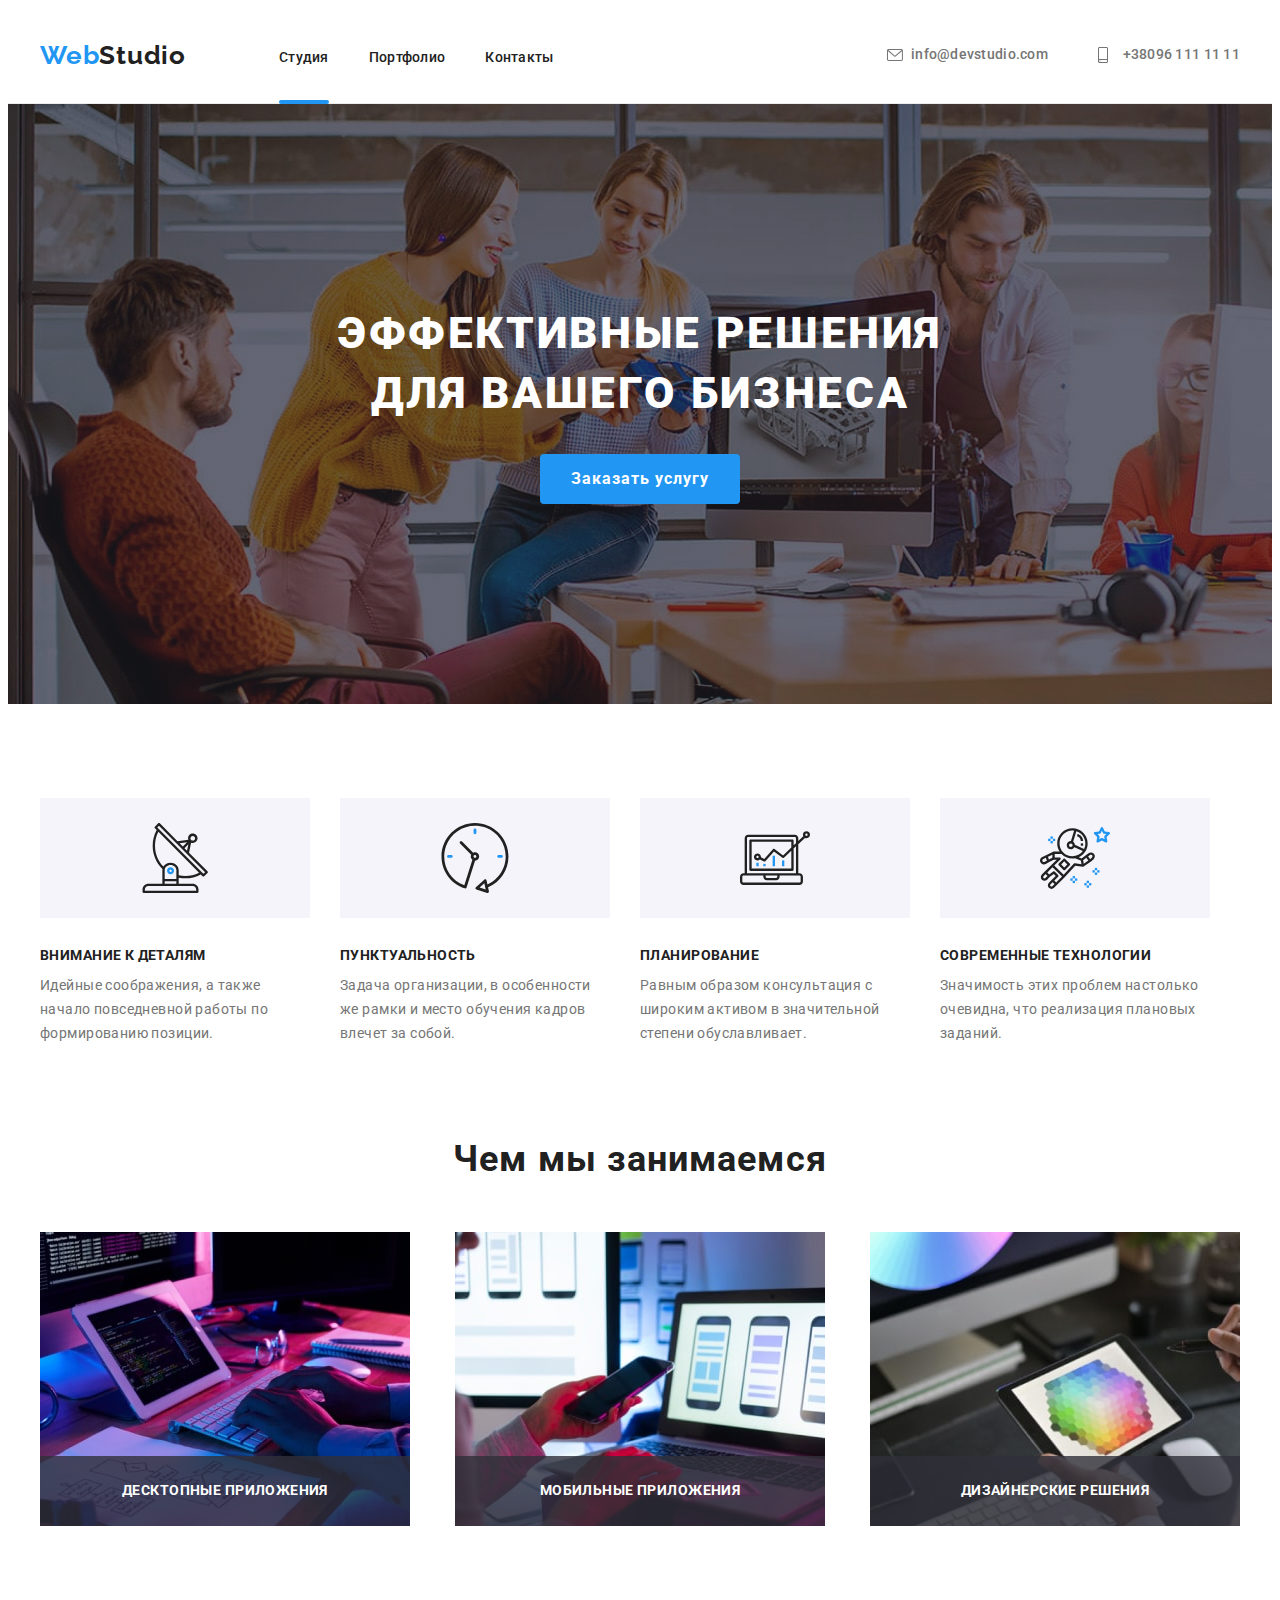
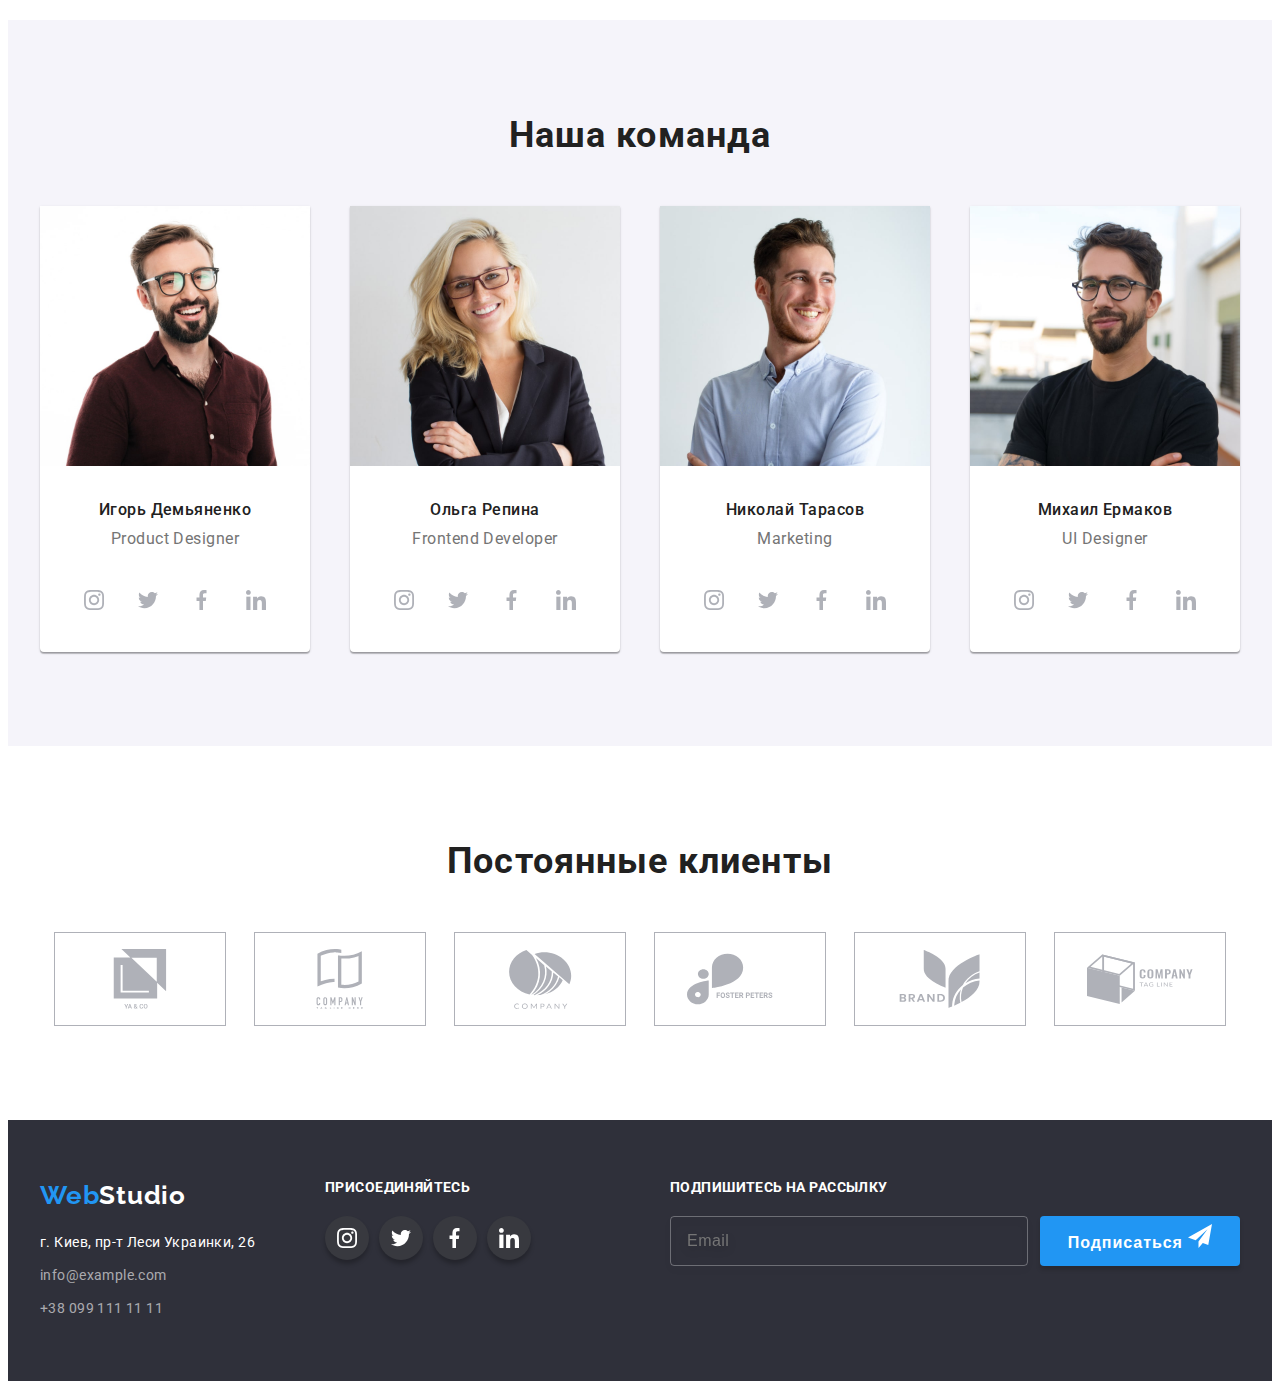
<file: index.html>
<!DOCTYPE html>
<html lang="ru">
<head>
    <meta charset="UTF-8">
    <meta http-equiv="X-UA-Compatible" content="IE=edge">
    <meta name="viewport" content="width=device-width, initial-scale=1.0">
    <title>Document</title>
    <link rel="preconnect" href="https://fonts.googleapis.com">
    <link rel="preconnect" href="https://fonts.gstatic.com" crossorigin>
    <link href="https://fonts.googleapis.com/css2?family=Raleway:wght@700&family=Roboto:wght@400;500;700;900&display=swap" rel="stylesheet">
    <link rel="stylesheet" href="https://cdnjs.cloudflare.com/ajax/libs/modern-normalize/1.1.0/modern-normalize.min.css"
                integrity="sha512-wpPYUAdjBVSE4KJnH1VR1HeZfpl1ub8YT/NKx4PuQ5NmX2tKuGu6U/JRp5y+Y8XG2tV+wKQpNHVUX03MfMFn9Q=="
                crossorigin="anonymous" referrerpolicy="no-referrer" />
    <link rel="stylesheet" href="./css/main.css"/>
</head>
<body>
        <!--page header-->
    <header class="header">
                <!-- Main navigation -->
        <div class="container">
        <nav class="header__navigation">
            <a class="header__logo link" lang="en" href="./index.html"><span>Web</span>Studio</a>
            <div class="main-navigation">
            <ul class="header__list list">
                <li class="header__item">
                   <a class="header__link link active " href="./index.html">Студия</a>  
                </li>
                <li class="header__item">
                    <a class="header__link link" href="./portfolio.html">Портфолио</a> 
                </li>
                <li class="header__item">
                    <a class="header__link link" href="">Контакты</a> 
                </li>
            </ul>
            </div>
        </nav>
        <div class="header__right">
            <a class="header__mail header__link link" href="mailgo:info@devstudio.com">
                <svg class="icon-mail" width="16" height="12">
                    <use href="./img/sprite.svg#icon-envelope-hover">
                    </use>
                </svg>
                info@devstudio.com</a>
            <a class="header__tel header__link link" href="tell:+380961111111">
                <svg class="icon-tel" width="10" height="16">
                    <use href="./img/sprite.svg#icon-smartphone">
                    </use>
                </svg> +38096 111 11 11</a>
        </div>
        </div>
    </header>
        <!-- unique page content -->
    <main>
        <!-- hero -->
        <section class="hero">
            <div class="container hero__container">
                <h1 class="hero__title">Эффективные решения для вашего бизнеса</h1>
                <button class="hero__button btn" type="button" data-modal-open >Заказать услугу</button>
            </div>
        </section>
        <!-- features section -->
        <section class="features">
            <div class="features__container container">
            <ul class="features__list list">
                <li class="features__items">
                    <div class="features__icons">
                        <svg class="features__icon" width="70" height="70">
                            <use href="./img/sprite.svg#icon-antenna">
                            </use>
                        </svg>
                    </div>
                    <h3 class="features__title">Внимание к деталям</h3>
                    <p class="features__text">Идейные соображения, а также начало повседневной работы по формированию позиции.</p>
                </li>
                <li class="features__items">
                    <div class="features__icons">
                        <svg class="features__icon" width="70" height="70">
                            <use href="./img/sprite.svg#icon-clock">
                            </use>
                        </svg>
                    </div>
                    <h3 class="features__title">Пунктуальность</h3> 
                    <p class="features__text">Задача организации, в особенности же рамки и место обучения кадров влечет за собой.</p>
                </li>
                <li class="features__items">
                    <div class="features__icons">
                        <svg class="features__icon" width="70" height="70">
                            <use href="./img/sprite.svg#icon-diagram">
                            </use>
                        </svg>
                    </div>
                    <h3 class="features__title">Планирование</h3>  
                    <p class="features__text">Равным образом консультация с широким активом в значительной степени обуславливает.</p>
                </li>
                <li class="features__items">
                    <div class="features__icons">
                        <svg class="features__icon" width="70" height="70">
                            <use href="./img/sprite.svg#icon-astronaut">
                            </use>
                        </svg>
                    </div>
                    <h3 class="features__title">Современные технологии</h3>
                    <p class="features__text">Значимость этих проблем настолько очевидна, что реализация плановых заданий.</p> 
                </li>
            </ul>
            </div>     
        </section>
        <!-- images section -->
        <section class="images">
            <div class="container images-container">
            <h2 class="images-title">Чем мы занимаемся</h2>
            <ul class="images-list list">
                <li class="images-item">
                    <img src="./img/img1-min.jpg" alt="Блок схема і процес написання коду" Width="370" Height="294">
                    <p class="images-text">Десктопные приложения</p>
                </li>
                <li class="images-item">
                    <img src="./img/img2-min.jpg" alt="Смартфон підключений до ноутбука" Width="370" Height="294">
                    <p class="images-text">Мобильные приложения</p>
                </li>
                <li class="images-item">
                    <img src="./img/img3-min.jpg" alt="Кольорова палітра на планшеті" Width="370" Height="294">
                    <p class="images-text">Дизайнерские решения</p>
                </li>
            </ul>
        </div>
        </section>
        <!-- team section -->
        <section class="team-section">
            <div class="container team-container">
            <h2 class="team-title">Наша команда</h2>
            <ul class="team-list list">
                <li class="team-item">
                    <img src="./img/img-min.jpg" alt="Игорь Демьяненко" width="270" height="260">
                    <div class="team-name-container">
                        <h3 class="team-name">Игорь Демьяненко</h3>
                        <p class="team-position" lang="en">Product Designer</p>
                    </div>
                    <ul class="icon-list list">
                        <li class="icon-group-item">
                            <a class="icon-group" href="https://www.instagram.com"><svg class="group" width="20" height="20">
                                <use href="./img/sprite.svg#icon-instagram">
                                </use>
                            </svg></a>
                        </li>
                        <li class="icon-group-item">
                            <a class="icon-group" href="https://www.twitter.com"><svg class="group" width="20" height="20">
                                <use href="./img/sprite.svg#icon-twitter">
                                </use>
                            </svg></a>
                        </li>
                        <li class="icon-group-item">
                            <a class="icon-group" href="https://www.facebook.com"><svg class="group" width="20" height="20">
                                <use href="./img/sprite.svg#icon-Vector">
                                </use>
                            </svg></a>
                        </li>
                        <li class="icon-group-item">
                            <a class="icon-group" href="https://www.linkedin.com"><svg class="group" width="20" height="20">
                                <use href="./img/sprite.svg#icon-linkedin">
                                </use>
                            </svg></a>
                        </li>
                    </ul>
                </li>
                <li class="team-item">
                    <img src="./img/img4-min.jpg" alt="Ольга Репина" width="270" height="260">
                    <div class="team-name-container">
                        <h3 class="team-name">Ольга Репина</h3>
                        <p class="team-position" lang="en">Frontend Developer</p>
                    </div>
                    <ul class="icon-list list">
                        <li>
                            <a class="icon-group" href="https://www.instagram.com"><svg class="group" width="20" height="20">
                                <use href="./img/sprite.svg#icon-instagram">
                                </use>
                            </svg></a>
                        </li>
                        <li>
                            <a class="icon-group" href="https://www.twitter.com"><svg class="group" width="20" height="20">
                                <use href="./img/sprite.svg#icon-twitter">
                                </use>
                            </svg></a>
                        </li>
                        <li>
                            <a class="icon-group" href="https://www.facebook.com"><svg class="group" width="20" height="20">
                                <use href="./img/sprite.svg#icon-Vector">
                                </use>
                            </svg></a>
                        </li>
                        <li>
                            <a class="icon-group" href="https://www.linkedin.com"><svg class="group" width="20" height="20">
                                <use href="./img/sprite.svg#icon-linkedin">
                                </use>
                            </svg></a>
                        </li>
                    </ul>
                </li>
                <li class="team-item">
                    <img src="./img/img5-min.jpg" alt="Николай-Тарасов" width="270" height="260">
                    <div class="team-name-container">
                        <h3 class="team-name">Николай Тарасов</h3>
                        <p class="team-position">Marketing</p>
                    </div>
                    <ul class="icon-list list">
                        <li>
                            <a class="icon-group" href="https://www.instagram.com"><svg class="group" width="20" height="20">
                                <use href="./img/sprite.svg#icon-instagram">
                                </use>
                            </svg></a>
                        </li>
                        <li>
                            <a class="icon-group" href="https://www.twitter.com"><svg class="group" width="20" height="20">
                                <use href="./img/sprite.svg#icon-twitter">
                                </use>
                            </svg></a>
                        </li>
                        <li>
                            <a class="icon-group" href="https://www.facebook.com"><svg class="group" width="20" height="20">
                                <use href="./img/sprite.svg#icon-Vector">
                                </use>
                            </svg></a>
                        </li>
                        <li>
                            <a class="icon-group" href="https://www.linkedin.com"><svg class="group" width="20" height="20">
                                <use href="./img/sprite.svg#icon-linkedin">
                                </use>
                            </svg></a>
                        </li>
                    </ul>
                </li>
                <li class="team-item">
                    <img src="./img/img6-min.jpg" alt="Михаил Ермаков" width="270" height="260">
                    <div class="team-name-container">
                        <h3 class="team-name">Михаил Ермаков</h3>
                        <p class="team-position">UI Designer</p>
                    </div>
                    <ul class="icon-list list">
                        <li>
                            <a class="icon-group" href="https://www.instagram.com"><svg class="group" width="20" height="20">
                                <use href="./img/sprite.svg#icon-instagram">
                                </use>
                            </svg></a>
                        </li>
                        <li>
                            <a class="icon-group" href="https://www.twitter.com"><svg class="group" width="20" height="20">
                                <use href="./img/sprite.svg#icon-twitter">
                                </use>
                            </svg></a>
                        </li>
                        <li>
                            <a class="icon-group" href="https://www.facebook.com"><svg class="group" width="20" height="20">
                                <use href="./img/sprite.svg#icon-Vector">
                                </use>
                            </svg></a>
                        </li>
                        <li>
                            <a class="icon-group" href="https://www.linkedin.com"><svg class="group" width="20" height="20">
                                <use href="./img/sprite.svg#icon-linkedin">
                                </use>
                            </svg></a>
                        </li>
                    </ul>
                </li>
            </ul>
        </div>
        </section>
        <section>
            <div class="container-customers container">
                <h2 class="customers-tittle">Постоянные клиенты</h2>
                <ul class="customers-list list">
                    <li class="customers-item">
                        <a class="icon-group-customers" href="">
                            <svg class="group" width="106" height="60";><use href="./img/sprite.svg#icon-group2"></use></svg>
                        </a>
                    </li>
                    <li class="customers-item">
                        <a class="icon-group-customers" href="">
                            <svg class="group" width="106" height="60"><use href="./img/sprite.svg#icon-group3"></use></svg>
                        </a>
                    </li>
                    <li class="customers-item">
                        <a class="icon-group-customers" href="">
                            <svg class="group" width="106" height="60"><use href="./img/sprite.svg#icon-group4"></use></svg>
                        </a>
                    </li>
                    <li class="customers-item">
                        <a class="icon-group-customers" href="">
                            <svg class="group" width="106" height="60"><use href="./img/sprite.svg#icon-group5"></use></svg>
                        </a>
                    </li>
                    <li class="customers-item">
                        <a class="icon-group-customers" href="">
                            <svg class="group" width="106" height="60"><use href="./img/sprite.svg#icon-group6"></use></svg>
                        </a>
                    </li>
                    <li class="customers-item">
                        <a class="icon-group-customers" href="">
                            <svg class="group" width="106" height="60"><use href="./img/sprite.svg#icon-group7"></use></svg>
                        </a>
                    </li>
                </ul>
            </div>
        </section>
    </main>
    <footer class="contacts">
        <div class="container contacts-container">
            <div class="container-footer">
                <a class="contacts-logo link" lang="en" href="./index.html"><span>Web</span>Studio</a>
                <address>
                    <ul class="contacts-list list"> 
                        <li class="contacts-items"><a class="contacts-address link" href="">г. Киев, пр-т Леси Украинки, 26</a></li>
                        <li class="contacts-items"><a class="contacts-link link" href="mailgo:info@example.com">info@example.com</a></li>
                        <li class="contacts-items"><a class="contacts-link link" href="tel:+380991111111">+38 099 111 11 11</a></li>
                    </ul>
                </address>
            </div>
            <div class="container-footer-name">
                <h2 class="name-footer">присоединяйтесь</h2>
                <ul class="icon-list-footer list">
                    <li class="footer-items">
                        <a class="footer-link link" href="https://www.instagram.com"><svg class="icon-instagram icon" width="20" height="20">
                            <use href="./img/sprite.svg#icon-instagram">
                            </use>
                        </svg></a>
                    </li>
                    <li class="footer-items">
                        <a class="footer-link link" href="https://www.twitter.com"><svg class="icon-twitter icon" width="20" height="20">
                            <use href="./img/sprite.svg#icon-twitter">
                            </use>
                        </svg></a>
                    </li>
                    <li class="footer-items">
                        <a class="footer-link link" href="https://www.facebook.com"><svg class="icon-facebook icon" width="20" height="20">
                            <use href="./img/sprite.svg#icon-Vector">
                            </use>
                        </svg></a>
                    </li>
                    <li class="footer-items">
                        <a class="footer-link link" href="https://www.linkedin.com"><svg class="icon-linkedin icon" width="20" height="20">
                            <use href="./img/sprite.svg#icon-linkedin">
                            </use>
                        </svg></a>
                    </li>
                </ul>
            </div>
            <form class="footer-form" action="">
                <h2 class="name-footer">подпишитесь на рассылку</h2>
                <div class="footer-form-container">
                    <input type="email" class="footer-email" placeholder="Email" >
                    <button class="footer-btn">Подписаться
                        <svg class="icon-icon-send" width="24" height="24">
                            <use href="./img/sprite.svg#icon-icon-send">
                            </use>
                        </svg>
                    </button>
                </div>
            </form>
        </div>
    
    </footer>
    <div class="backdrop is-hidden" data-modal >
        <div class="modal">
            <button class="button-close" type="button" data-modal-close>
                <svg class="icon-close icon" width="11" height="11">
                    <use href="./img/sprite.svg#icon-close">
                    </use>
                </svg>
            </button>
            <form  class="modal-form" name="signup_form" autocomplete="on" novalidate>
                <div class="modal-container">
                    <b class="modal-tittle">Оставьте свои данные, мы вам перезвоним</b>
                    <div class="modal-name">
                        <label class="text-label" for="name">
                        Имя
                        <span class="input-wrap">
                        <input class="modal-aria" type="text" name="name" id="name" placeholder="Иван Иванов"/>
                        <svg class="icon-m" width="18" height="18">
                            <use href="./img/sprite.svg#icon-man">
                            </use>
                        </svg>
                    </span>
                    </label>
                    </div>
                    <div class="modal-tel">
                        <label class="text-label" for="tel">
                        Телефон
                        <span class="input-wrap">
                        <input class="modal-aria" type="tel" name="tel" id="tel" placeholder="+380111111111"/>
                     <svg class="icon-m" width="18" height="18">
                            <use href="./img/sprite.svg#icon-phone">
                            </use>
                        </svg>
                    </span>    
                    </label>
                    </div>
                    <div class="modal-email">
                        <label class="text-label" for="email">
                        Почта
                        <span class="input-wrap">
                        <input class="modal-aria" type="email" name="email" id="email" placeholder="ivanov@mail"/>
                     <svg class="icon-m" width="18" height="18">
                            <use href="./img/sprite.svg#icon-envelope">
                            </use>
                        </svg>
                    </span>    
                    </label> 
                    </div>
                    <div class="modal-comments ">
                        <label class="text-label" for="comments">
                        Коментарий
                        <textarea class="comments-aria" name="comments" id="comments" placeholder="Введите текст"></textarea>
                    </label> 
                    </div>
                </div>
                <div class="modal-form-field">
                    <input type="checkbox" id="check" name="policy" class="visually-hidden checkbox">
                    <label for="check" class="check-label">
                        Соглашаюсь с рассылкой и принимаю <a class="modal-link" href="">Условия договора</a>
                    </label>
                </div>
                <button type="submit" class="btn form-btn">Oтправить</button>
              </form> 
        </div>
    </div> 
    <script src="./js/modal.js"></script>
</body>
</html>
</file>
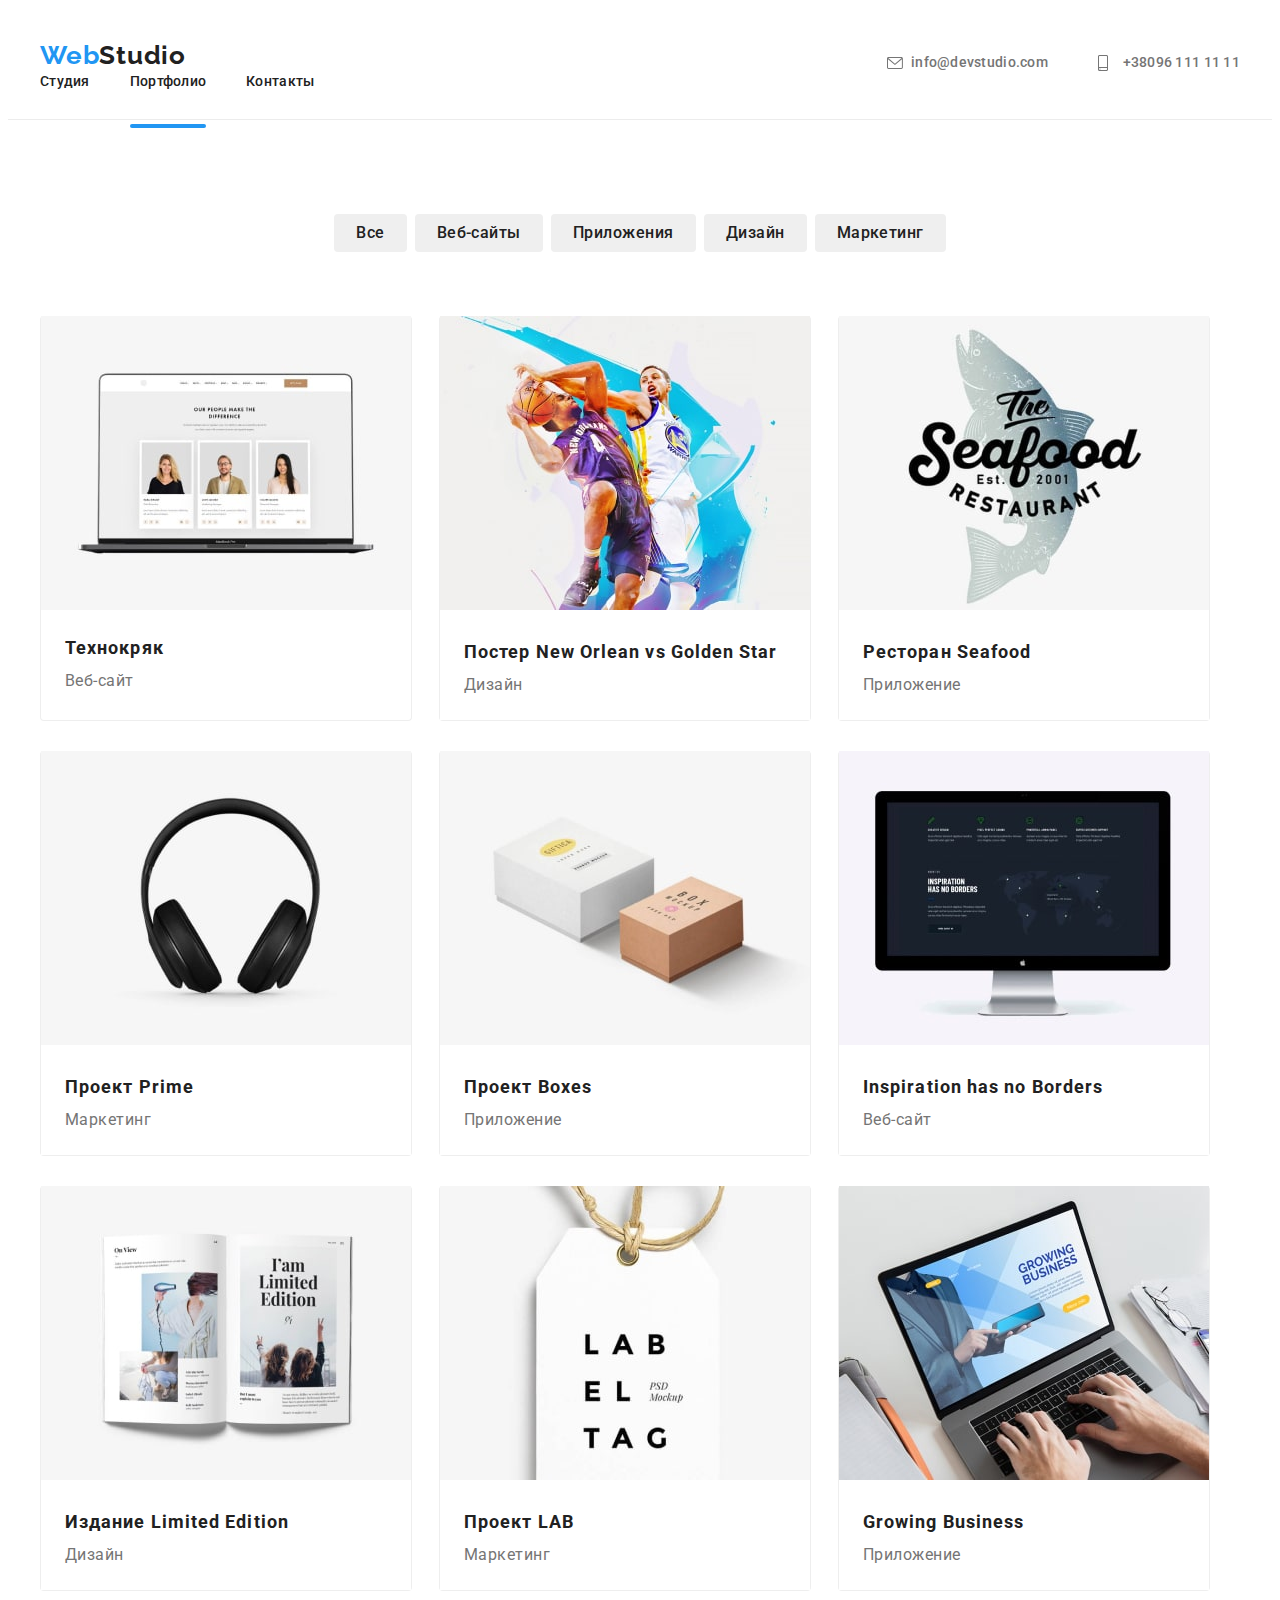
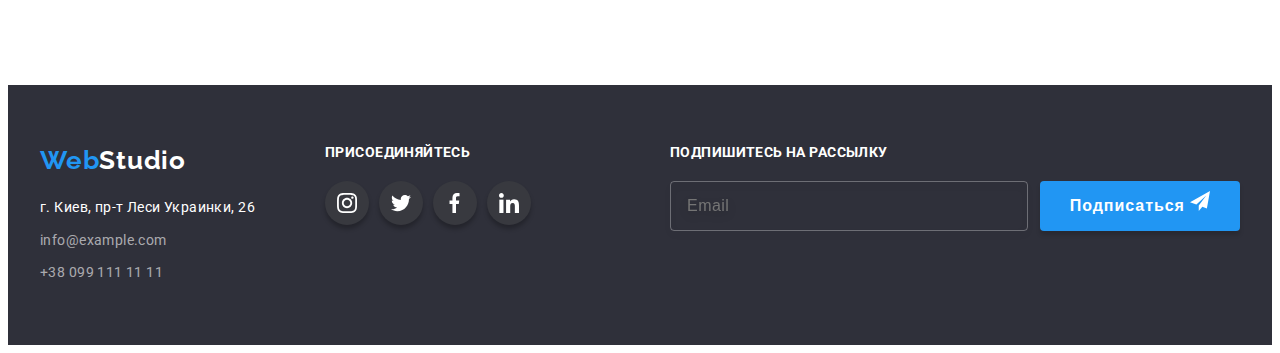
<file: portfolio.html>
<!DOCTYPE html>
<html lang="ru">
  <head>
    <meta charset="UTF-8">
    <meta http-equiv="X-UA-Compatible" content="IE=edge">
    <meta name="viewport" content="width=device-width, initial-scale=1.0">
    <title>Document</title>
    <link rel="preconnect" href="https://fonts.googleapis.com">
    <link rel="preconnect" href="https://fonts.gstatic.com" crossorigin>
    <link href="https://fonts.googleapis.com/css2?family=Raleway:wght@700&family=Roboto:wght@400;500;700;900&display=swap" rel="stylesheet">
    <link rel="stylesheet" href="https://cdnjs.cloudflare.com/ajax/libs/modern-normalize/1.1.0/modern-normalize.min.css"
                integrity="sha512-wpPYUAdjBVSE4KJnH1VR1HeZfpl1ub8YT/NKx4PuQ5NmX2tKuGu6U/JRp5y+Y8XG2tV+wKQpNHVUX03MfMFn9Q=="
                crossorigin="anonymous" referrerpolicy="no-referrer" />
    <link rel="stylesheet" href="./css/main.css"/>
</head>
<body>
        <!--page header-->
        <header class="header">
          <!-- Main navigation -->
  <div class="container">
  <nav class="header-navigation">
      <a class="header__logo link" lang="en" href="./index.html"><span>Web</span>Studio</a>
      <div class="main-navigation">
      <ul class="header__list list">
          <li class="header__item">
             <a class="header__link link  " href="./index.html">Студия</a>  
          </li>
          <li class="header__item">
              <a class="header__link link active" href="./portfolio.html">Портфолио</a> 
          </li>
          <li class="header__item">
              <a class="header__link link" href="">Контакты</a> 
          </li>
      </ul>
      </div>
  </nav>
  <div class="header__right">
      <a class="header__mail header__link link" href="mailgo:info@devstudio.com">
          <svg class="icon-mail" width="16" height="12">
              <use href="./img/sprite.svg#icon-envelope-hover">
              </use>
          </svg>
          info@devstudio.com</a>
      <a class="header__tel header__link link" href="tell:+380961111111">
          <svg class="icon-tel" width="10" height="16">
              <use href="./img/sprite.svg#icon-smartphone">
              </use>
          </svg> +38096 111 11 11</a>
  </div>
  </div>
</header>
        <!-- unique page content -->
    <main>
      <!-- hero -->
      <section class="portfolio-hero">
          <div class="container portfolio-container">
          <div class="portfolio-button">
            <ul class="portfolio-hero-list list">
                <li class="portfolio-hero-item"><button class="portfolio-hero-button" type="button">Все</button></li>
                <li class="portfolio-hero-item"><button class="portfolio-hero-button" type="button">Веб-сайты</button></li>
                <li class="portfolio-hero-item"><button class="portfolio-hero-button" type="button">Приложения</button></li>
                <li class="portfolio-hero-item"><button class="portfolio-hero-button" type="button">Дизайн</button></li>
                <li class="portfolio-hero-item"><button class="portfolio-hero-button" type="button">Маркетинг</button></li>
            </ul>
          </div>
          <ul class="our-products-list list">
              <li class="our-products-item"> 
                <div class="product-container">
                <img src="./img/img02-min.jpg" alt="На экране ноута изображен сайт" width="370" height="294">
                <p class="text-product">
                  Технокряк это современная площадка распространения коронавируса. Компании используют эту платформу для цифрового шпионажа и атак на защищённые сервера конкурентов.
                </p>
              </div>
                <div class="our-title-container">
                <h3 class="our-products-title">Технокряк</h3>
                <p class="our-products-text">Веб-сайт</p>
                </div>
              </li>
              <li class="our-products-item"><img src="./img/img03-min.jpg" alt="Два баскетболиста в борьбе за мяч" width="370" height="294">
                <div class="our-title-container">
                <h3 class="our-products-title">Постер New Orlean vs Golden Star</h3>
                <p class="our-products-text">Дизайн</p>
                </div>
              </li>
              <li class="our-products-item"><img src="./img/img04-min.jpg" alt="Логотип ресторана" width="370" height="294">
                <div class="our-title-container">
                <h3 class="our-products-title">Ресторан Seafood</h3>
                <p class="our-products-text">Приложение</p>
                </div>
              </li>
              <li class="our-products-item"><img src="./img/img05-min.jpg" alt="Наушники" width="370" height="294">
                <div class="our-title-container">
                <h3 class="our-products-title">Проект Prime</h3>
                <p class="our-products-text">Маркетинг</p>
                </div>
              </li>
              <li class="our-products-item"><img src="./img/img06-min.jpg" alt="Белая и коричневая коробки" width="370" height="294">
                <div class="our-title-container">
                <h3 class="our-products-title">Проект Boxes</h3>
                <p class="our-products-text">Приложение</p>
              </div>
              </li>
              <li class="our-products-item"><img src="./img/img07-min.jpg" alt="Монитор" width="370" height="294">
                <div class="our-title-container">
                <h3 class="our-products-title">Inspiration has no Borders</h3>
                <p class="our-products-text">Веб-сайт</p>
              </div>
              </li>
              <li class="our-products-item"><img src="./img/img08-min.jpg" alt="Книга" width="370" height="294">
                <div class="our-title-container">
                <h3 class="our-products-title">Издание Limited Edition</h3>
                <p class="our-products-text">Дизайн</p>
              </div>
              </li>
              <li class="our-products-item"><img src="./img/img09-min.jpg" alt="Ярлык" width="370" height="294">
                <div class="our-title-container">
                <h3 class="our-products-title">Проект LAB</h3>
                <p class="our-products-text">Маркетинг</p>
              </div>
              </li>
              <li class="our-products-item"><img src="./img/img01-min.jpg" alt="Руки набирают текст на ноуте" width="370" height="294">
                <div class="our-title-container">
                <h3 class="our-products-title">Growing Business</h3>
                <p class="our-products-text">Приложение</p>
              </div>
              </li>
          </ul>
        </div>
      </section>
    </main>
    <footer class="contacts">
      <div class="container contacts-container">
          <div class="container-footer">
              <a class="contacts-logo link" lang="en" href="./index.html"><span>Web</span>Studio</a>
              <address>
                  <ul class="contacts-list list"> 
                      <li class="contacts-items"><a class="contacts-address link" href="">г. Киев, пр-т Леси Украинки, 26</a></li>
                      <li class="contacts-items"><a class="contacts-link link" href="mailgo:info@example.com">info@example.com</a></li>
                      <li class="contacts-items"><a class="contacts-link link" href="tel:+380991111111">+38 099 111 11 11</a></li>
                  </ul>
              </address>
          </div>
          <div class="container-footer-name">
              <h2 class="name-footer">присоединяйтесь</h2>
              <ul class="icon-list-footer list">
                  <li class="footer-items">
                      <a class="footer-link link" href="https://www.instagram.com"><svg class="icon-instagram icon" width="20" height="20">
                          <use href="./img/sprite.svg#icon-instagram">
                          </use>
                      </svg></a>
                  </li>
                  <li class="footer-items">
                      <a class="footer-link link" href="https://www.twitter.com"><svg class="icon-twitter icon" width="20" height="20">
                          <use href="./img/sprite.svg#icon-twitter">
                          </use>
                      </svg></a>
                  </li>
                  <li class="footer-items">
                      <a class="footer-link link" href="https://www.facebook.com"><svg class="icon-facebook icon" width="20" height="20">
                          <use href="./img/sprite.svg#icon-Vector">
                          </use>
                      </svg></a>
                  </li>
                  <li class="footer-items">
                      <a class="footer-link link" href="https://www.linkedin.com"><svg class="icon-linkedin icon" width="20" height="20">
                          <use href="./img/sprite.svg#icon-linkedin">
                          </use>
                      </svg></a>
                  </li>
              </ul>
          </div>
          <form class="footer-form" action="">
            <h2 class="name-footer">подпишитесь на рассылку</h2>
            <div class="footer-form-container">
                <input type="email" class="footer-email" placeholder="Email" >
                <button class="footer-btn">Подписаться
                    <svg class="icon-icon-send" width="20" height="20">
                        <use href="./img/sprite.svg#icon-icon-send">
                        </use>
                    </svg>
                </button>
            </div>
        </form>
      </div>
  
  </footer>
</body>
</html>
</file>
<file: css/main.css>
:root {
  --primery-background-color:#FFFFFF;
  --secondary-background-color:#E5E5E5;
  --hero-footer-background-color:#2F303A;
  --main-title-color: #FFFFFF;
  --secondary-title-color:  #212121;
  --main-text-color:  #757575;
  --accent-color:#2196F3;
}

p, h1, h2, h3, h4 {
  margin-top: 0;
  margin-bottom: 0;
}

ul {
  margin-top: 0;
  margin-bottom: 0;
  padding-left: 0;
}

body {
  font-family: "Roboto", sans-serif;
}

ul {
  margin-top: 0;
  margin-bottom: 0;
  padding-left: 0;
}

section {
  padding-top: 94px;
  padding-bottom: 94px;
}

.list {
  list-style: none;
}

.link {
  text-decoration: none;
}

.container {
  width: 1200px;
  padding-left: 15px;
  padding-right: 15px;
  margin: 0 auto;
}

.header {
  padding-top: 32px;
  padding-bottom: 32px;
  display: flex;
  border-bottom: 1px solid #ECECEC;
}

.header .container {
  display: flex;
  align-items: center;
}

.header__navigation {
  display: flex;
  align-items: center;
}

.header__item:not(:last-child) {
  margin-right: 40px;
}

.header__logo {
  font-family: Raleway;
  font-weight: bold;
  font-size: 26px;
  line-height: 1.19;
  letter-spacing: 0.03em;
  color: var(--secondary-title-color);
  margin-right: 93px;
  transition-property: transform;
  transition: transform 250ms cubic-bezier(0.4, 0, 0.2, 1);
}

.header__logo:hover {
  transform: scale(1.25);
}

.main-navigation {
  width: 294px;
  height: 16px;
}

.header__list {
  display: flex;
  align-items: center;
}

.header__item
.header__link {
  font-weight: 500;
  font-size: 14px;
  line-height: 1.14;
  letter-spacing: 0.02em;
  color: var(--secondary-title-color);
  position: relative;
}

.header__link:hover,
.header__link:focus {
  color: var(--accent-color);
}

.header__link {
  transition: color 250ms cubic-bezier(0.4, 0, 0.2, 1);
}

.active::after {
  content: '';
  display: block;
  width: 100%;
  background-color: var(--accent-color);
  height: 4px;
  border-radius: 2px;
  position: absolute;
  top: 51px;
}

.header__right {
  margin-left: auto;
  display: flex;
  align-items: center;
}

.icon-tel,
.icon-mail {
  fill: currentColor;
}

.header__tel {
  display: flex;
  align-items: center;
  font-weight: 500;
  font-size: 14px;
  line-height: 1.14;
  letter-spacing: 0.02em;
  color: var(--main-text-color);
  width: 142px;
  justify-content: space-between;
}

.header__mail {
  display: flex;
  align-items: center;
  font-weight: 500;
  font-size: 14px;
  line-height: 1.14;
  letter-spacing: 0.02em;
  color: var(--main-text-color);
  width: 161px;
  justify-content: space-between;
  margin-right: 50px;
}

.hero {
  display: flex;
  padding-top: 200px;
  padding-bottom: 200px;
  background-image: linear-gradient(rgba(47, 48, 58, 0.4), rgba(47, 48, 58, 0.4)), url(../img/fon-min.jpg);
}

.hero__container {
  display: flex;
  flex-direction: column;
  align-items: center;
  justify-content: center;
}

.hero__title {
  font-weight: 900;
  font-size: 44px;
  line-height: 1.36;
  text-align: center;
  letter-spacing: 0.06em;
  text-transform: uppercase;
  color: var(--main-title-color);
  width: 696px;
  height: 120px;
}

.hero__button {
  font-family: Roboto;
  font-style: normal;
  background-color: var(--accent-color);
  font-weight: bold;
  font-size: 16px;
  line-height: 1.87;
  text-align: center;
  letter-spacing: 0.06em;
  cursor: pointer;
  border-radius: 4px;
  color: var(--main-title-color);
  width: 200px;
  height: 50px;
  margin-top: 30px;
  border: none;
}

.backdrop {
  position: fixed;
  height: 100%;
  width: 100%;
  background-color: rgba(23, 26, 36, 0.2);
  top: 0;
  transition: opacity 250ms, visibility 250ms;
  display: flex;
  align-items: center;
  justify-content: center;
}

.modal {
  position: absolute;
  width: 528px;
  height: 581px;
  background-color: #FFFFFF;
  border-radius: 5px;
  left: 50%;
  top: 50%;
  transform: translate(-50%, -50%);
}

.button-close {
  display: flex;
  background-color: var(--primery-background-color);
  position: absolute;
  right: 8px;
  top: 8px;
  border: 1px solid rgba(0, 0, 0, 0.1);
  box-sizing: border-box;
  width: 30px;
  height: 30px;
  border-radius: 50%;
  justify-content: center;
  align-items: center;
}

.icon-close {
  transition: fill 250ms cubic-bezier(0.4, 0, 0.2, 1);
}

.button-close:focus .icon-close,
.button-close:hover .icon-close {
  fill: #2196F3;
}

.backdrop.is-hidden {
  opacity: 0;
  visibility: hidden;
  pointer-events: none;
}

.modal-form {
  display: flex;
  flex-direction: column;
}

.modal-container {
  margin-left: 40px;
  margin-right: 40px;
  margin-top: 40px;
  width: 448px;
  height: 342px;
}

.modal-tittle {
  display: block;
  font-weight: bold;
  font-size: 20px;
  line-height: 23px;
  text-align: center;
  letter-spacing: 0.03em;
  color: #212121;
  margin-bottom: 12px;
}

.modal-email,
.modal-tel,
.modal-name,
.modal-comments {
  display: flex;
  flex-direction: column;
  margin-bottom: 10px;
  position: relative;
}

.text-label {
  font-weight: normal;
  font-size: 12px;
  line-height: 1.17;
  letter-spacing: 0.01em;
  color: #757575;
}

.modal-aria {
  width: 100%;
  height: 40px;
  margin-top: 4px;
  padding-left: 40px;
  border: 1px solid rgba(0, 0, 0, 0.25);
  border-radius: 4px;
}

.modal-aria:focus + .icon-m,
.modal-aria:hover + .icon-m {
  fill: #2196F3;
}

.modal-aria:hover,
.modal-aria:focus {
  border: 1px solid #2196F3;
  border-radius: 4px;
  outline: none;
}

.input-wrap {
  position: relative;
}

.icon-m {
  position: absolute;
  left: 10px;
  top: 50%;
  transform: translateY(-50%);
  transition: fill 250ms cubic-bezier(0.4, 0, 0.2, 1);
}

.comments-aria {
  width: 448px;
  height: 120px;
  margin-top: 4px;
  border: 1px solid rgba(0, 0, 0, 0.25);
  border-radius: 4px;
  outline: none;
  padding: 12px 12px;
  resize: none;
}

.comments-aria:hover,
.comments-aria:focus {
  border: 1px solid #2196F3;
  border-radius: 4px;
  outline: none;
}

.modal-form-field {
  display: flex;
  position: absolute;
  width: 100%;
  bottom: 120px;
  left: 54px;
  font-weight: normal;
  font-size: 14px;
  line-height: 1.71;
  letter-spacing: 0.03em;
  color: #757575;
}

.checkbox {
  position: absolute;
  top: 35px;
  opacity: 0;
}

.checkbox:checked + .check-label::before {
  background: #2196F3;
  background-image: url(../img/check.svg);
  background-repeat: no-repeat;
  background-size: contain;
  background-position: center;
  border: none;
}

.modal-link {
  display: block;
  font-size: 14px;
  line-height: 1.71px;
  letter-spacing: 0.03em;
  color: #2196F3;
  margin-left: 5px;
}

.form-btn {
  position: absolute;
  display: flex;
  width: 200px;
  height: 50px;
  bottom: 40px;
  left: 165px;
  background: #188CE8;
  box-shadow: 0px 4px 4px rgba(0, 0, 0, 0.15);
  border-radius: 4px;
  font-weight: bold;
  font-size: 16px;
  line-height: 1.87;
  align-items: center;
  text-align: center;
  letter-spacing: 0.06em;
  color: #FFFFFF;
  border: none;
  padding-left: 56px;
}

.check-label {
  display: flex;
  flex-direction: row;
  justify-content: center;
  align-items: center;
}

.check-label::before {
  content: "";
  display: block;
  width: 16px;
  height: 15px;
  border: 2px solid var(--secondary-title-color);
  border-radius: 2px;
  margin-right: 5px;
}

.features {
  background-color: var(--primery-background-color);
  display: flex;
  padding-bottom: 92px;
}

.features__container {
  display: flex;
}

.features__items:not(:last-child) {
  margin-right: 30px;
}

.features__list {
  display: flex;
}

.features__title {
  font-weight: bold;
  font-size: 14px;
  line-height: 1.14;
  letter-spacing: 0.03em;
  text-transform: uppercase;
  color: var(--secondary-title-color);
  margin-bottom: 10px;
}

.features__items {
  width: 270px;
  flex-direction: column;
}

.features__icons {
  display: flex;
  width: 100%;
  justify-content: center;
  background-color: #F5F4FA;
  margin-bottom: 30px;
}

.features__icon {
  display: flex;
  margin: 25px auto;
}

.features__text {
  font-size: 14px;
  line-height: 1.71;
  letter-spacing: 0.03em;
  color: var(--main-text-color);
}

.images {
  display: flex;
  padding-top: 0px;
}

.images-list {
  display: flex;
  justify-content: space-between;
}

.images-item {
  position: relative;
  display: flex;
}

.images-text {
  position: absolute;
  font-weight: bold;
  font-size: 14px;
  line-height: 1.14;
  text-align: center;
  letter-spacing: 0.03em;
  text-transform: uppercase;
  width: 100%;
  color: #FFFFFF;
  background-color: rgba(47, 48, 58, 0.8);
  padding-top: 27px;
  padding-bottom: 27px;
  bottom: 0;
}

.images-title {
  font-weight: bold;
  font-size: 36px;
  line-height: 1.17;
  text-align: center;
  letter-spacing: 0.03em;
  color: var(--secondary-title-color);
  margin-bottom: 52px;
}

.team-section {
  background-color: #F5F4FA;
  display: flex;
}

.team-list {
  display: flex;
  justify-content: space-between;
}

.team-title {
  font-weight: bold;
  font-size: 36px;
  line-height: 1.17;
  text-align: center;
  letter-spacing: 0.03em;
  color: var(--secondary-title-color);
  margin-bottom: 50px;
}

.team-item {
  box-shadow: 0px 1px 3px rgba(0, 0, 0, 0.12), 0px 1px 1px rgba(0, 0, 0, 0.14), 0px 2px 1px rgba(0, 0, 0, 0.2);
  border-radius: 0px 0px 4px 4px;
  background-color: #FFFFFF;
}

.team-name-container {
  padding-top: 30px;
  padding-bottom: 30px;
  align-content: center;
}

.team-name {
  font-weight: 500;
  font-size: 16px;
  line-height: 1.19;
  text-align: center;
  letter-spacing: 0.03em;
  color: var(--secondary-title-color);
  margin-bottom: 10px;
}

.team-position {
  font-size: 16px;
  line-height: 1.19;
  text-align: center;
  letter-spacing: 0.03em;
  color: var(--main-text-color);
}

.icon-list {
  display: flex;
  width: 206px;
  justify-content: space-between;
  align-items: center;
  margin-bottom: 30px;
  margin-left: 32px;
}

.icon-group:hover,
.icon-group:focus {
  color: var(--main-title-color);
  background-color: var(--accent-color);
}

.icon-group {
  display: flex;
  color: #AFB1B8;
  width: 44px;
  height: 44px;
  justify-content: center;
  align-items: center;
  border-radius: 50%;
  transition: background-color 250ms cubic-bezier(0.4, 0, 0.2, 1), color 250ms cubic-bezier(0.4, 0, 0.2, 1);
}

.group {
  fill: currentColor;
}

.container-customers {
  justify-content: center;
  align-items: flex-start;
}

.customers-tittle {
  font-weight: bold;
  font-size: 36px;
  line-height: 1.17;
  text-align: center;
  letter-spacing: 0.03em;
  color: var(--secondary-title-color);
  margin-bottom: 50px;
}

.customers-list {
  display: flex;
  justify-content: space-around;
}

.icon-group-customers:focus,
.icon-group-customers:hover {
  color: var(--accent-color);
  border: 1px solid var(--accent-color);
}

.icon-group-customers {
  display: flex;
  color: #AFB1B8;
  width: 170px;
  height: 92px;
  border: 1px solid #AFB1B8;
  justify-content: center;
  align-items: center;
  transition: color 250ms cubic-bezier(0.4, 0, 0.2, 1), border 250ms cubic-bezier(0.4, 0, 0.2, 1);
}

.group {
  fill: currentColor;
}

.container-customers {
  justify-content: center;
  align-items: flex-start;
}

.customers-tittle {
  font-weight: bold;
  font-size: 36px;
  line-height: 1.17;
  text-align: center;
  letter-spacing: 0.03em;
  color: var(--secondary-title-color);
  margin-bottom: 50px;
}

.customers-list {
  display: flex;
  justify-content: space-around;
}

.icon-group-customers:focus,
.icon-group-customers:hover {
  color: var(--accent-color);
  border: 1px solid var(--accent-color);
}

.icon-group-customers {
  display: flex;
  color: #AFB1B8;
  width: 170px;
  height: 92px;
  border: 1px solid #AFB1B8;
  justify-content: center;
  align-items: center;
  transition: color 250ms cubic-bezier(0.4, 0, 0.2, 1), border 250ms cubic-bezier(0.4, 0, 0.2, 1);
}

.group {
  fill: currentColor;
}

.contacts {
  background-color: var(--hero-footer-background-color);
  display: flex;
  padding-top: 60px;
  padding-bottom: 60px;
}

.contacts-container {
  display: flex;
}

.container-footer {
  flex-direction: column;
}

.contacts-address {
  font-style: normal;
  font-size: 14px;
  line-height: 1.71;
  letter-spacing: 0.03em;
  color: var(--main-title-color);
}

.contacts-items:not(:last-child) {
  margin-bottom: 9px;
}

.contacts-link {
  font-style: normal;
  font-size: 14px;
  line-height: 1.71;
  letter-spacing: 0.03em;
  transition: color 250ms cubic-bezier(0.4, 0, 0.2, 1);
  color: rgba(255, 255, 255, 0.6);
}

.contacts-link:hover,
.contacts-link:focus {
  color: var(--accent-color);
}

.contacts-logo {
  display: flex;
  font-family: Raleway;
  font-weight: bold;
  font-size: 26px;
  line-height: 1.19;
  letter-spacing: 0.03em;
  color: var(--main-title-color);
  width: 145px;
  height: 31px;
  margin-bottom: 20px;
}

span {
  color: var(--accent-color);
}

.container-footer-name {
  display: flex;
  flex-direction: column;
  width: 206px;
  margin-left: 70px;
}

.name-footer {
  display: flex;
  margin-bottom: 20px;
  font-weight: bold;
  font-size: 14px;
  line-height: 1.14;
  letter-spacing: 0.03em;
  text-transform: uppercase;
  color: var(--primery-background-color);
}

.icon-list-footer {
  display: flex;
  width: 206px;
  justify-content: space-between;
}

.footer-items {
  display: flex;
}

.footer-items::not(:last-child) {
  margin-right: 10px;
}

.footer-link:hover,
.footer-link:focus {
  background-color: var(--accent-color);
}

.footer-link {
  display: flex;
  color: var(--primery-background-color);
  width: 44px;
  height: 44px;
  justify-content: center;
  align-items: center;
  border-radius: 50%;
  box-shadow: 0px 4px 4px 0px #00000040;
  background-color: #38393f;
  transition: background-color 250ms cubic-bezier(0.4, 0, 0.2, 1);
}

.icon {
  fill: currentColor;
}

.footer-form {
  display: inline-block;
  margin-right: 0;
  margin-left: auto;
}

.footer-form-container {
  display: flex;
  flex-direction: row;
}

.footer-email {
  height: 50px;
  width: 358px;
  padding-left: 16px;
  border: 1px solid rgba(255, 255, 255, 0.3);
  box-sizing: border-box;
  filter: drop-shadow(0px 4px 4px rgba(0, 0, 0, 0.15));
  border-radius: 4px;
  background: none;
  font-weight: normal;
  font-size: 16px;
  line-height: 1.25;
  display: flex;
  align-items: center;
  letter-spacing: 0.03em;
  color: rgba(255, 255, 255, 0.6);
}

.footer-btn {
  height: 50px;
  width: 200px;
  background-color: var(--accent-color);
  background: #2196F3;
  box-shadow: 0px 4px 4px rgba(0, 0, 0, 0.15);
  border-radius: 4px;
  font-weight: bold;
  font-size: 16px;
  line-height: 1.87;
  align-items: center;
  text-align: center;
  letter-spacing: 0.06em;
  color: #FFFFFF;
  margin-left: 12px;
  border: none;
}

.icon-icon-send {
  fill: var(--main-title-color);
}

.portfolio-hero {
  display: flex;
}

.portfolio-container {
  display: flex;
  flex-direction: column;
  align-items: center;
}

.portfolio-hero-list {
  display: flex;
}

.portfolio-hero-item:not(:last-child) {
  margin-right: 8px;
}

.portfolio-hero-button:focus,
.portfolio-hero-button:hover {
  color: var(--main-title-color);
  background-color: var(--accent-color);
  border: none;
}

.portfolio-hero-button {
  font-family: Roboto;
  font-style: normal;
  font-weight: 500;
  font-size: 16px;
  line-height: 1.62;
  text-align: center;
  letter-spacing: 0.03em;
  cursor: pointer;
  color: var(--secondary-title-color);
  flex-direction: column;
  padding: 6px 22px;
  border-radius: 4px;
  border: none;
  transition: color 250ms cubic-bezier(0.4, 0, 0.2, 1), background-color 250ms cubic-bezier(0.4, 0, 0.2, 1);
}

.our-products-list {
  display: flex;
  flex-wrap: wrap;
  margin-top: 34px;
}

.our-products-item:hover {
  background-color: #FFFFFF;
  box-sizing: border-box;
  box-shadow: 0px 1px 1px rgba(0, 0, 0, 0.12), 0px 4px 4px rgba(0, 0, 0, 0.06), 1px 4px 6px rgba(0, 0, 0, 0.16);
}

.our-products-item {
  border-bottom: 1px solid #EEEEEE;
  border-left: 1px solid #EEEEEE;
  border-right: 1px solid #EEEEEE;
  border-radius: 4px;
  transition: background-color 250ms cubic-bezier(0.4, 0, 0.2, 1), box-sizing 250ms cubic-bezier(0.4, 0, 0.2, 1), box-shadow 250ms cubic-bezier(0.4, 0, 0.2, 1);
  margin-top: 30px;
}

.product-container {
  position: relative;
  display: flex;
  width: 370px;
  height: 294px;
  overflow: hidden;
}

.our-products-item:hover .text-product {
  transform: translateY(0%);
}

.text-product {
  display: inline-block;
  position: absolute;
  top: 0;
  left: 0;
  height: 100%;
  font-style: normal;
  font-weight: normal;
  font-size: 18px;
  line-height: 1.56;
  letter-spacing: 0.03em;
  color: #FFFFFF;
  background-color: rgba(33, 150, 243, 0.9);
  padding: 63px 24px;
  transition: transform 2s cubic-bezier(0.47, 0, 0.745, 0.715);
  transform: translateY(294px);
  transition: transform 2s cubic-bezier(0.4, 0, 0.2, 1);
}

.our-products-item:not(:nth-child(3n)) {
  margin-right: 27px;
}

.our-title-container {
  padding: 20px 24px;
  position: relative;
  background-color: var(--primery-background-color);
}

.our-products-title {
  font-weight: bold;
  font-size: 18px;
  line-height: 2;
  letter-spacing: 0.06em;
  color: var(--secondary-title-color);
}

.our-products-text {
  font-size: 16px;
  line-height: 1.87;
  letter-spacing: 0.03em;
  color: var(--main-text-color);
}
/*# sourceMappingURL=main.css.map */
</file>
